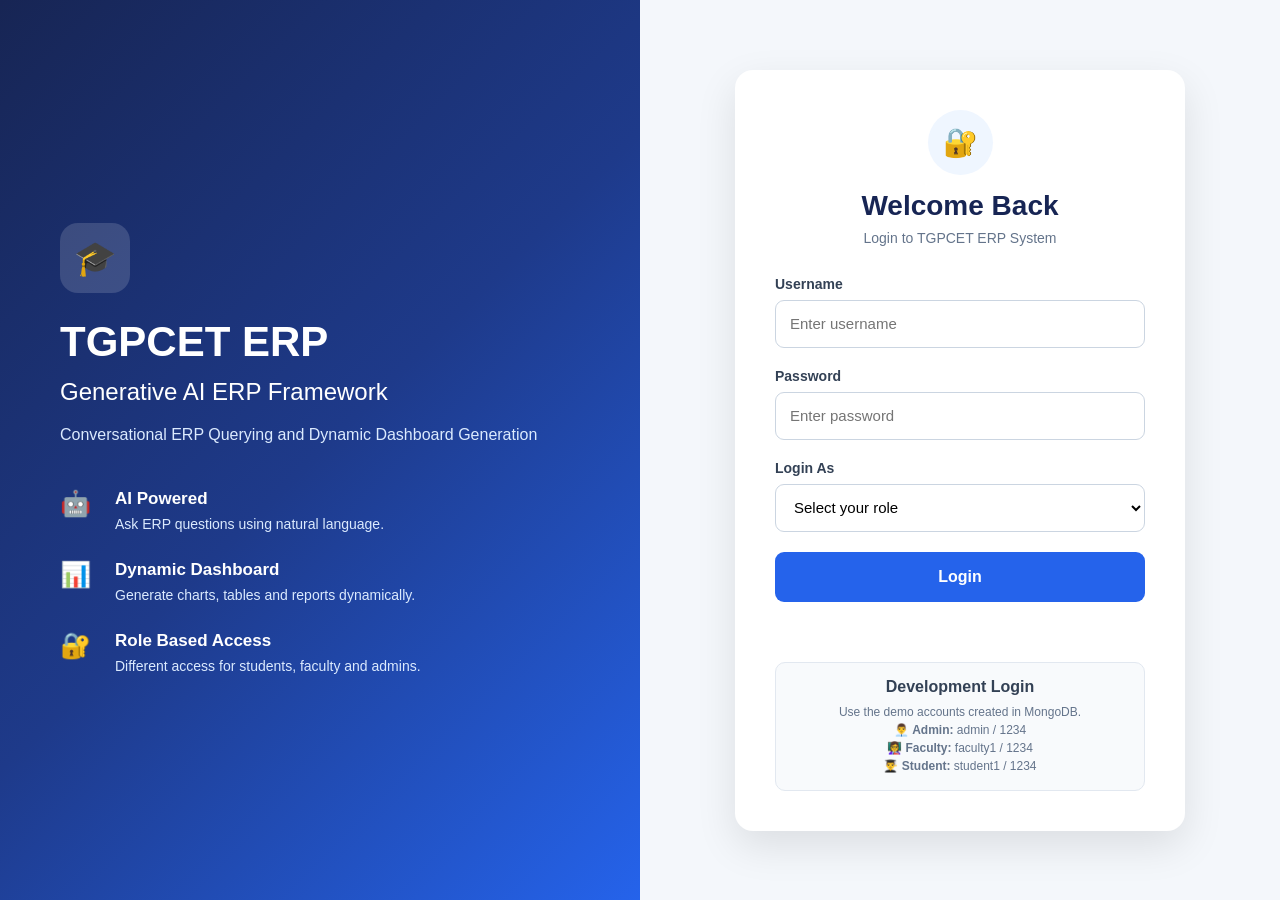
<file: index.html>
<!DOCTYPE html>
<html lang="en">

<head>
    <meta charset="UTF-8">

    <meta name="viewport" content="width=device-width, initial-scale=1.0">

    <title>TGPCET ERP - Login</title>

    <link rel="stylesheet" href="login.css">
</head>

<body>

    <div class="login-page">

        <!-- ========================================= -->
        <!-- LEFT INFORMATION SECTION -->
        <!-- ========================================= -->

        <div class="login-info">

            <div class="college-logo">
                🎓
            </div>

            <h1>TGPCET ERP</h1>

            <h2>Generative AI ERP Framework</h2>

            <p>
                Conversational ERP Querying and Dynamic Dashboard Generation
            </p>

            <div class="feature-list">

                <!-- Feature 1 -->
                <div class="feature">

                    <span>🤖</span>

                    <div>
                        <strong>AI Powered</strong>

                        <p>
                            Ask ERP questions using natural language.
                        </p>
                    </div>

                </div>


                <!-- Feature 2 -->
                <div class="feature">

                    <span>📊</span>

                    <div>
                        <strong>Dynamic Dashboard</strong>

                        <p>
                            Generate charts, tables and reports dynamically.
                        </p>
                    </div>

                </div>


                <!-- Feature 3 -->
                <div class="feature">

                    <span>🔐</span>

                    <div>
                        <strong>Role Based Access</strong>

                        <p>
                            Different access for students, faculty and admins.
                        </p>
                    </div>

                </div>

            </div>

        </div>


        <!-- ========================================= -->
        <!-- LOGIN SECTION -->
        <!-- ========================================= -->

        <div class="login-container">

            <div class="login-card">

                <!-- Login Header -->
                <div class="login-header">

                    <div class="login-icon">
                        🔐
                    </div>

                    <h2>Welcome Back</h2>

                    <p>
                        Login to TGPCET ERP System
                    </p>

                </div>


                <!-- ========================================= -->
                <!-- LOGIN FORM -->
                <!-- ========================================= -->

                <form id="loginForm">


                    <!-- Username -->
                    <div class="form-group">

                        <label for="username">
                            Username
                        </label>

                        <input
                            type="text"
                            id="username"
                            name="username"
                            placeholder="Enter username"
                            autocomplete="username"
                            required
                        >

                    </div>


                    <!-- Password -->
                    <div class="form-group">

                        <label for="password">
                            Password
                        </label>

                        <input
                            type="password"
                            id="password"
                            name="password"
                            placeholder="Enter password"
                            autocomplete="current-password"
                            required
                        >

                    </div>


                    <!-- Role -->
                    <div class="form-group">

                        <label for="role">
                            Login As
                        </label>

                        <select
                            id="role"
                            name="role"
                            required
                        >

                            <option value="">
                                Select your role
                            </option>

                            <option value="student">
                                Student
                            </option>

                            <option value="faculty">
                                Faculty
                            </option>

                            <option value="admin">
                                Administrator
                            </option>

                        </select>

                    </div>


                    <!-- ========================================= -->
                    <!-- LOGIN BUTTON -->
                    <!-- ========================================= -->

                    <button
                        type="submit"
                        id="loginButton"
                        class="login-button"
                    >
                        Login
                    </button>


                    <!-- ========================================= -->
                    <!-- LOGIN MESSAGE -->
                    <!-- ========================================= -->

                    <div
                        id="loginMessage"
                        class="login-message"
                    ></div>


                </form>


                <!-- ========================================= -->
                <!-- DEMO LOGIN INFORMATION -->
                <!-- ========================================= -->

                <div class="demo-info">

                    <h4>Development Login</h4>

                    <p>
                        Use the demo accounts created in MongoDB.
                    </p>

                    <div class="demo-accounts">

                        <p>
                            👨‍💼 <strong>Admin:</strong>
                            admin / 1234
                        </p>

                        <p>
                            👩‍🏫 <strong>Faculty:</strong>
                            faculty1 / 1234
                        </p>

                        <p>
                            👨‍🎓 <strong>Student:</strong>
                            student1 / 1234
                        </p>

                    </div>

                </div>


            </div>

        </div>

    </div>


    <!-- ========================================= -->
    <!-- LOGIN JAVASCRIPT -->
    <!-- ========================================= -->

    <script src="login.js"></script>

</body>

</html>
</file>
<file: login.css>
* {
    margin: 0;
    padding: 0;
    box-sizing: border-box;
}

body {
    font-family: Arial, Helvetica, sans-serif;
    min-height: 100vh;
    background: #f4f7fb;
}

.login-page {
    min-height: 100vh;
    display: flex;
}


/* =========================
   LEFT SECTION
========================= */

.login-info {
    width: 50%;
    min-height: 100vh;
    padding: 60px;
    display: flex;
    flex-direction: column;
    justify-content: center;
    background: linear-gradient(
        135deg,
        #172554,
        #1e3a8a,
        #2563eb
    );
    color: white;
}

.college-logo {
    width: 70px;
    height: 70px;
    display: flex;
    align-items: center;
    justify-content: center;

    background: rgba(255, 255, 255, 0.15);
    border-radius: 18px;

    font-size: 34px;
    margin-bottom: 25px;
}

.login-info h1 {
    font-size: 42px;
    margin-bottom: 12px;
}

.login-info h2 {
    font-size: 24px;
    font-weight: 500;
    margin-bottom: 15px;
}

.login-info > p {
    max-width: 520px;
    line-height: 1.7;
    color: #dbeafe;
    font-size: 16px;
}


/* =========================
   FEATURES
========================= */

.feature-list {
    margin-top: 40px;
    display: flex;
    flex-direction: column;
    gap: 25px;
}

.feature {
    display: flex;
    align-items: flex-start;
    gap: 15px;
}

.feature > span {
    font-size: 25px;
    width: 40px;
}

.feature strong {
    font-size: 17px;
}

.feature p {
    margin-top: 5px;
    color: #dbeafe;
    line-height: 1.5;
    font-size: 14px;
}


/* =========================
   LOGIN SECTION
========================= */

.login-container {
    width: 50%;
    min-height: 100vh;

    display: flex;
    align-items: center;
    justify-content: center;

    padding: 40px;
}

.login-card {
    width: 100%;
    max-width: 450px;

    background: white;

    padding: 40px;

    border-radius: 18px;

    box-shadow:
        0 15px 40px rgba(0, 0, 0, 0.10);
}


/* =========================
   HEADER
========================= */

.login-header {
    text-align: center;
    margin-bottom: 30px;
}

.login-icon {
    width: 65px;
    height: 65px;

    margin: 0 auto 15px;

    display: flex;
    align-items: center;
    justify-content: center;

    background: #eff6ff;

    border-radius: 50%;

    font-size: 28px;
}

.login-header h2 {
    font-size: 28px;
    color: #172554;
    margin-bottom: 8px;
}

.login-header p {
    color: #64748b;
    font-size: 14px;
}


/* =========================
   FORM
========================= */

.form-group {
    margin-bottom: 20px;
}

.form-group label {
    display: block;

    margin-bottom: 8px;

    color: #334155;

    font-size: 14px;

    font-weight: 600;
}

.form-group input,
.form-group select {
    width: 100%;

    height: 48px;

    padding: 0 14px;

    border: 1px solid #cbd5e1;

    border-radius: 9px;

    font-size: 15px;

    outline: none;

    background: white;

    transition: 0.2s;
}

.form-group input:focus,
.form-group select:focus {
    border-color: #2563eb;

    box-shadow:
        0 0 0 3px rgba(37, 99, 235, 0.10);
}


/* =========================
   LOGIN BUTTON
========================= */

.login-button {
    width: 100%;

    height: 50px;

    border: none;

    border-radius: 9px;

    background: #2563eb;

    color: white;

    font-size: 16px;

    font-weight: 600;

    cursor: pointer;

    transition: 0.2s;
}

.login-button:hover {
    background: #1d4ed8;
}

.login-button:disabled {
    opacity: 0.7;
    cursor: not-allowed;
}


/* =========================
   MESSAGE
========================= */

.login-message {
    min-height: 20px;

    margin-top: 15px;

    text-align: center;

    font-size: 14px;
}

.login-message.error {
    color: #dc2626;
}

.login-message.success {
    color: #16a34a;
}


/* =========================
   DEMO INFO
========================= */

.demo-info {
    margin-top: 25px;

    padding: 15px;

    border-radius: 10px;

    background: #f8fafc;

    border: 1px solid #e2e8f0;

    text-align: center;
}

.demo-info h4 {
    color: #334155;
    margin-bottom: 7px;
}

.demo-info p {
    color: #64748b;

    font-size: 12px;

    line-height: 1.5;
}

.demo-roles {
    display: flex;

    justify-content: center;

    flex-wrap: wrap;

    gap: 8px;

    margin-top: 12px;
}

.demo-roles span {
    padding: 6px 9px;

    border-radius: 20px;

    background: #e0e7ff;

    color: #3730a3;

    font-size: 11px;
}


/* =========================
   RESPONSIVE
========================= */

@media (max-width: 900px) {

    .login-page {
        flex-direction: column;
    }

    .login-info {
        width: 100%;
        min-height: auto;

        padding: 40px 30px;
    }

    .login-info h1 {
        font-size: 32px;
    }

    .login-info h2 {
        font-size: 20px;
    }

    .feature-list {
        margin-top: 25px;
    }

    .login-container {
        width: 100%;
        min-height: auto;

        padding: 30px 20px;
    }
}


@media (max-width: 500px) {

    .login-card {
        padding: 25px 20px;
    }

    .login-info {
        padding: 30px 20px;
    }

    .login-info h1 {
        font-size: 28px;
    }
}
</file>
<file: faculty-dashboard.css>
* {
    margin: 0;
    padding: 0;
    box-sizing: border-box;
}

body {
    font-family: Arial, Helvetica, sans-serif;
    background: #f4f7fb;
    color: #1e293b;
}


/* ========================================
   SIDEBAR
======================================== */

.sidebar {
    position: fixed;
    left: 0;
    top: 0;

    width: 250px;
    height: 100vh;

    background: #172554;
    color: white;

    display: flex;
    flex-direction: column;

    z-index: 100;
}

.logo-section {
    padding: 25px 20px;

    display: flex;
    align-items: center;

    gap: 12px;

    border-bottom: 1px solid rgba(255,255,255,0.1);
}

.logo-icon {
    width: 45px;
    height: 45px;

    display: flex;
    align-items: center;
    justify-content: center;

    background: rgba(255,255,255,0.12);

    border-radius: 10px;

    font-size: 23px;
}

.logo-section h2 {
    font-size: 18px;
}

.logo-section p {
    margin-top: 4px;

    color: #bfdbfe;

    font-size: 12px;
}


/* ========================================
   NAVIGATION
======================================== */

.sidebar-nav {
    padding: 25px 12px;

    display: flex;
    flex-direction: column;

    gap: 8px;
}

.nav-item {
    width: 100%;

    border: none;

    background: transparent;

    color: #cbd5e1;

    padding: 13px 15px;

    border-radius: 8px;

    display: flex;
    align-items: center;

    gap: 12px;

    font-size: 14px;

    text-align: left;

    cursor: pointer;

    transition: 0.2s;
}

.nav-item:hover,
.nav-item.active {
    background: rgba(255,255,255,0.12);
    color: white;
}


/* ========================================
   LOGOUT
======================================== */

.sidebar-bottom {
    margin-top: auto;
    padding: 20px;
}

.logout-button {
    width: 100%;

    border: none;

    padding: 12px;

    border-radius: 8px;

    background: #dc2626;

    color: white;

    cursor: pointer;

    font-size: 14px;
}

.logout-button:hover {
    background: #b91c1c;
}


/* ========================================
   MAIN
======================================== */

.main-content {
    margin-left: 250px;

    min-height: 100vh;

    padding: 30px;
}


/* ========================================
   HEADER
======================================== */

.top-header {
    display: flex;

    justify-content: space-between;

    align-items: center;

    margin-bottom: 30px;
}

.top-header h1 {
    color: #172554;

    font-size: 30px;

    margin-bottom: 6px;
}

.top-header p {
    color: #64748b;

    font-size: 14px;
}

.user-area {
    display: flex;

    align-items: center;

    gap: 10px;
}

.user-avatar {
    width: 45px;
    height: 45px;

    display: flex;
    align-items: center;
    justify-content: center;

    background: #dbeafe;

    border-radius: 50%;

    font-size: 22px;
}

.user-area strong {
    display: block;

    font-size: 14px;
}

.user-area span {
    display: block;

    margin-top: 3px;

    color: #64748b;

    font-size: 12px;
}


/* ========================================
   SECTION
======================================== */

.dashboard-section {
    background: white;

    padding: 25px;

    border-radius: 14px;

    box-shadow: 0 4px 15px rgba(0,0,0,0.05);

    margin-bottom: 25px;
}

.section-heading {
    display: flex;

    justify-content: space-between;

    align-items: center;

    margin-bottom: 22px;
}

.section-heading h2 {
    color: #172554;

    font-size: 21px;

    margin-bottom: 5px;
}

.section-heading p {
    color: #64748b;

    font-size: 13px;
}


/* ========================================
   REFRESH
======================================== */

.refresh-button {
    border: 1px solid #cbd5e1;

    background: white;

    color: #334155;

    padding: 9px 15px;

    border-radius: 8px;

    cursor: pointer;

    font-size: 13px;
}

.refresh-button:hover {
    background: #f8fafc;
}


/* ========================================
   STAT CARDS
======================================== */

.stats-grid {
    display: grid;

    grid-template-columns:
        repeat(4, 1fr);

    gap: 18px;
}

.stat-card {
    padding: 20px;

    border: 1px solid #e2e8f0;

    border-radius: 12px;

    display: flex;

    align-items: center;

    gap: 15px;
}

.stat-icon {
    width: 48px;
    height: 48px;

    display: flex;

    align-items: center;
    justify-content: center;

    background: #eff6ff;

    border-radius: 10px;

    font-size: 22px;
}

.stat-card span {
    display: block;

    color: #64748b;

    font-size: 12px;

    margin-bottom: 5px;
}

.stat-card strong {
    color: #172554;

    font-size: 22px;
}


/* ========================================
   SECONDARY STATS
======================================== */

.secondary-stats {
    display: grid;

    grid-template-columns:
        repeat(4, 1fr);

    gap: 15px;

    margin-top: 18px;
}

.mini-card {
    background: #f8fafc;

    padding: 17px;

    border-radius: 10px;

    text-align: center;
}

.mini-card span {
    display: block;

    color: #64748b;

    font-size: 12px;

    margin-bottom: 7px;
}

.mini-card strong {
    color: #172554;

    font-size: 20px;
}


/* ========================================
   FILTERS
======================================== */

.filter-box {
    display: grid;

    grid-template-columns:
        2fr 1fr 1fr 1fr;

    gap: 15px;

    padding: 18px;

    background: #f8fafc;

    border-radius: 10px;

    margin-bottom: 20px;
}

.filter-group label {
    display: block;

    color: #475569;

    font-size: 12px;

    font-weight: 600;

    margin-bottom: 7px;
}

.filter-group input,
.filter-group select {
    width: 100%;

    height: 42px;

    padding: 0 12px;

    border: 1px solid #cbd5e1;

    border-radius: 7px;

    background: white;

    outline: none;

    font-size: 13px;
}

.filter-group input:focus,
.filter-group select:focus {
    border-color: #2563eb;
}


/* ========================================
   TABLE
======================================== */

.table-container {
    border: 1px solid #e2e8f0;

    border-radius: 10px;

    overflow: hidden;
}

.table-header {
    padding: 15px 18px;

    display: flex;

    justify-content: space-between;

    align-items: center;

    border-bottom: 1px solid #e2e8f0;
}

.table-header strong {
    color: #172554;

    font-size: 14px;
}

.table-header span {
    color: #64748b;

    font-size: 12px;

    margin-left: 8px;
}

.export-button {
    border: none;

    background: #15803d;

    color: white;

    padding: 9px 14px;

    border-radius: 7px;

    cursor: pointer;

    font-size: 12px;
}

.export-button:hover {
    background: #166534;
}

.table-wrapper {
    width: 100%;

    overflow-x: auto;
}

table {
    width: 100%;

    border-collapse: collapse;

    min-width: 950px;
}

thead {
    background: #f8fafc;
}

th {
    padding: 13px 12px;

    text-align: left;

    color: #475569;

    font-size: 11px;

    font-weight: 700;

    border-bottom: 1px solid #e2e8f0;
}

td {
    padding: 13px 12px;

    color: #334155;

    font-size: 12px;

    border-bottom: 1px solid #f1f5f9;
}

tbody tr:hover {
    background: #f8fafc;
}

.loading-cell,
.empty-cell {
    text-align: center;

    padding: 35px;

    color: #64748b;
}


/* ========================================
   STATUS
======================================== */

.status {
    display: inline-block;

    padding: 5px 8px;

    border-radius: 15px;

    font-size: 10px;

    font-weight: 600;
}

.status.eligible,
.status.pass {
    background: #dcfce7;

    color: #15803d;
}

.status.not-eligible,
.status.fail {
    background: #fee2e2;

    color: #dc2626;
}


/* ========================================
   ATTENDANCE
======================================== */

.attendance-overview {
    display: grid;

    grid-template-columns:
        repeat(3, 1fr);

    gap: 18px;
}

.attendance-stat {
    padding: 25px;

    background: #f8fafc;

    border-radius: 10px;

    text-align: center;
}

.attendance-stat span {
    display: block;

    color: #64748b;

    font-size: 13px;

    margin-bottom: 10px;
}

.attendance-stat strong {
    color: #172554;

    font-size: 28px;
}

.attendance-message {
    display: flex;

    align-items: center;

    gap: 10px;

    margin-top: 18px;

    padding: 15px;

    background: #eff6ff;

    border-radius: 8px;
}

.attendance-message p {
    color: #475569;

    font-size: 12px;

    line-height: 1.5;
}


/* ========================================
   PERFORMANCE
======================================== */

.performance-grid {
    display: grid;

    grid-template-columns:
        repeat(4, 1fr);

    gap: 18px;
}

.performance-card {
    padding: 22px;

    background: #f8fafc;

    border-radius: 10px;

    text-align: center;
}

.performance-card span {
    display: block;

    color: #64748b;

    font-size: 12px;

    margin-bottom: 9px;
}

.performance-card strong {
    color: #172554;

    font-size: 25px;
}


/* ========================================
   ELIGIBILITY
======================================== */

.eligibility-overview {
    display: grid;

    grid-template-columns:
        repeat(2, 1fr);

    gap: 20px;
}

.eligibility-box {
    display: flex;

    align-items: center;

    gap: 15px;

    padding: 25px;

    border-radius: 10px;
}

.eligibility-box.eligible {
    background: #f0fdf4;
}

.eligibility-box.not-eligible {
    background: #fef2f2;
}

.eligibility-icon {
    width: 50px;
    height: 50px;

    border-radius: 50%;

    display: flex;

    align-items: center;
    justify-content: center;

    font-size: 22px;
}

.eligible .eligibility-icon {
    background: #dcfce7;

    color: #15803d;
}

.not-eligible .eligibility-icon {
    background: #fee2e2;

    color: #dc2626;
}

.eligibility-box span {
    display: block;

    color: #64748b;

    font-size: 12px;

    margin-bottom: 5px;
}

.eligibility-box strong {
    color: #172554;

    font-size: 25px;
}


/* ========================================
   MESSAGE
======================================== */

.dashboard-message {
    position: fixed;

    right: 25px;

    bottom: 25px;

    padding: 13px 18px;

    background: #172554;

    color: white;

    border-radius: 8px;

    font-size: 13px;

    display: none;

    z-index: 200;
}

.dashboard-message.show {
    display: block;
}


/* ========================================
   RESPONSIVE
======================================== */

@media (max-width: 1100px) {

    .stats-grid,
    .performance-grid {
        grid-template-columns:
            repeat(2, 1fr);
    }

    .secondary-stats {
        grid-template-columns:
            repeat(2, 1fr);
    }

    .filter-box {
        grid-template-columns:
            repeat(2, 1fr);
    }

}


@media (max-width: 800px) {

    .sidebar {
        position: relative;

        width: 100%;

        height: auto;
    }

    .sidebar-nav {
        flex-direction: row;

        overflow-x: auto;
    }

    .sidebar-bottom {
        margin-top: 0;
    }

    .main-content {
        margin-left: 0;

        padding: 20px;
    }

    .top-header {
        flex-direction: column;

        align-items: flex-start;

        gap: 15px;
    }

}


@media (max-width: 600px) {

    .stats-grid,
    .secondary-stats,
    .performance-grid,
    .attendance-overview,
    .eligibility-overview,
    .filter-box {
        grid-template-columns: 1fr;
    }

    .section-heading {
        flex-direction: column;

        align-items: flex-start;

        gap: 12px;
    }

}

/* ============================================================
   APPLIED AI FILTERS
============================================================ */

.applied-filters {
    margin-top: 16px;
    padding-top: 14px;
    border-top: 1px solid #e5e7eb;
}

.applied-filters-title {
    font-size: 13px;
    font-weight: 600;
    color: #64748b;
    margin-bottom: 9px;
}

.filter-badges {
    display: flex;
    flex-wrap: wrap;
    gap: 8px;
}

.filter-badge {
    display: inline-flex;
    align-items: center;
    padding: 7px 12px;
    border-radius: 20px;
    background: #eef4ff;
    border: 1px solid #d9e5ff;
    color: #315a9b;
    font-size: 12px;
    font-weight: 500;
}


/* ============================================================
   DYNAMIC QUERY IMPROVEMENTS
============================================================ */

.dynamic-query-summary {
    padding: 18px;
    border-radius: 10px;
    background: #f8fafc;
    border: 1px solid #e5e7eb;
}


.dynamic-stat-box {
    transition:
        transform 0.2s ease,
        box-shadow 0.2s ease;
}


.dynamic-stat-box:hover {
    transform: translateY(-2px);
    box-shadow:
        0 4px 12px rgba(
            0,
            0,
            0,
            0.06
        );
}
</file>
<file: student-dashboard.css>
/* ============================================================
   TGPCET ERP - STUDENT DASHBOARD
   ============================================================ */

* {
    box-sizing: border-box;
    margin: 0;
    padding: 0;
}


body {
    font-family:
        Arial,
        Helvetica,
        sans-serif;

    background:
        #f4f7fb;

    color:
        #172554;

    min-height:
        100vh;
}


/* ============================================================
   HEADER
   ============================================================ */

.top-header {

    background:
        #ffffff;

    border-top:
        5px solid #172554;

    border-bottom:
        1px solid #e2e8f0;

    padding:
        28px 5%;

    box-shadow:
        0 2px 8px rgba(0, 0, 0, 0.05);

}


.header-content {

    max-width:
        1200px;

    margin:
        auto;

    display:
        flex;

    align-items:
        center;

    justify-content:
        space-between;

    gap:
        30px;

}


.header-title h1 {

    font-size:
        32px;

    font-weight:
        700;

    color:
        #172554;

    margin-bottom:
        6px;

}


.header-title p {

    font-size:
        16px;

    color:
        #64748b;

}


/* ============================================================
   USER
   ============================================================ */

.user-info {

    display:
        flex;

    align-items:
        center;

    gap:
        12px;

}


.user-icon {

    width:
        50px;

    height:
        50px;

    border-radius:
        50%;

    background:
        #e7efff;

    display:
        flex;

    align-items:
        center;

    justify-content:
        center;

    font-size:
        25px;

}


.user-text {

    display:
        flex;

    flex-direction:
        column;

    gap:
        4px;

}


.user-text strong {

    color:
        #172554;

    font-size:
        15px;

}


.user-text span {

    color:
        #64748b;

    font-size:
        14px;

}


/* ============================================================
   MAIN
   ============================================================ */

.student-container {

    width:
        92%;

    max-width:
        1200px;

    margin:
        30px auto 60px;

}


/* ============================================================
   SEARCH CARD
   ============================================================ */

.search-card {

    background:
        #ffffff;

    border-radius:
        16px;

    padding:
        30px;

    box-shadow:
        0 5px 20px rgba(15, 23, 42, 0.08);

    margin-bottom:
        25px;

}


.section-heading h2 {

    color:
        #172554;

    font-size:
        23px;

    margin-bottom:
        7px;

}


.section-heading p {

    color:
        #64748b;

    font-size:
        14px;

    margin-bottom:
        20px;

}


.rrn-form {

    display:
        flex;

    gap:
        12px;

}


.rrn-form input {

    flex:
        1;

    height:
        50px;

    border:
        1px solid #cbd5e1;

    border-radius:
        10px;

    padding:
        0 16px;

    font-size:
        15px;

    color:
        #172554;

    background:
        #f8fafc;

    outline:
        none;

}


.rrn-form input:focus {

    border-color:
        #2563eb;

    box-shadow:
        0 0 0 3px rgba(37, 99, 235, 0.12);

}


.rrn-form button {

    height:
        50px;

    border:
        none;

    border-radius:
        10px;

    padding:
        0 24px;

    background:
        #2563eb;

    color:
        #ffffff;

    font-size:
        15px;

    font-weight:
        600;

    cursor:
        pointer;

    transition:
        0.2s;

}


.rrn-form button:hover {

    background:
        #1d4ed8;

}


.rrn-form button:disabled {

    opacity:
        0.7;

    cursor:
        not-allowed;

}


/* ============================================================
   WELCOME CARD
   ============================================================ */

.welcome-card {

    background:
        #ffffff;

    border-radius:
        16px;

    padding:
        80px 30px;

    text-align:
        center;

    box-shadow:
        0 5px 20px rgba(15, 23, 42, 0.08);

    margin-bottom:
        25px;

}


.welcome-icon {

    font-size:
        58px;

    margin-bottom:
        18px;

}


.welcome-card h2 {

    color:
        #172554;

    font-size:
        26px;

    margin-bottom:
        10px;

}


.welcome-card p {

    color:
        #64748b;

    font-size:
        15px;

    line-height:
        1.6;

    max-width:
        650px;

    margin:
        auto;

}


/* ============================================================
   STUDENT DETAILS
   ============================================================ */

.student-details {

    display:
        none;

}


.details-card {

    background:
        #ffffff;

    border-radius:
        16px;

    padding:
        28px;

    box-shadow:
        0 5px 20px rgba(15, 23, 42, 0.08);

    margin-bottom:
        25px;

}


.card-header {

    margin-bottom:
        22px;

}


.card-header h2 {

    color:
        #172554;

    font-size:
        21px;

    margin-bottom:
        5px;

}


.card-header p {

    color:
        #64748b;

    font-size:
        14px;

}


/* ============================================================
   DETAILS GRID
   ============================================================ */

.details-grid {

    display:
        grid;

    grid-template-columns:
        repeat(2, 1fr);

    gap:
        16px;

}


.detail-item {

    background:
        #f8fafc;

    border:
        1px solid #e2e8f0;

    border-radius:
        12px;

    padding:
        18px;

}


.detail-item span {

    display:
        block;

    color:
        #64748b;

    font-size:
        13px;

    margin-bottom:
        7px;

}


.detail-item strong {

    color:
        #172554;

    font-size:
        16px;

}


/* ============================================================
   STATISTICS
   ============================================================ */

.stats-grid {

    display:
        grid;

    grid-template-columns:
        repeat(3, 1fr);

    gap:
        18px;

}


.stat-card {

    background:
        #f8fafc;

    border:
        1px solid #e2e8f0;

    border-radius:
        12px;

    padding:
        24px;

    text-align:
        center;

}


.stat-card span {

    display:
        block;

    color:
        #64748b;

    font-size:
        14px;

    margin-bottom:
        10px;

}


.stat-card strong {

    display:
        block;

    color:
        #172554;

    font-size:
        27px;

}


/* ============================================================
   STATUS
   ============================================================ */

.status {

    display:
        inline-flex;

    align-items:
        center;

    justify-content:
        center;

    margin-top:
        20px;

    padding:
        12px 20px;

    border-radius:
        999px;

    font-size:
        14px;

    font-weight:
        600;

}


.status.success {

    background:
        #dcfce7;

    color:
        #166534;

}


.status.warning {

    background:
        #fef3c7;

    color:
        #92400e;

}


.status.danger {

    background:
        #fee2e2;

    color:
        #991b1b;

}


.status.neutral {

    background:
        #f1f5f9;

    color:
        #475569;

}


/* ============================================================
   RESULT MESSAGE
   ============================================================ */

.result-message {

    margin-bottom:
        25px;

}


.error-message {

    background:
        #fee2e2;

    border:
        1px solid #fecaca;

    color:
        #991b1b;

    border-radius:
        12px;

    padding:
        16px;

    font-size:
        14px;

}


/* ============================================================
   LOGOUT
   ============================================================ */

.logout-area {

    text-align:
        center;

    margin-top:
        10px;

}


.logout-button {

    border:
        none;

    background:
        #dc2626;

    color:
        #ffffff;

    border-radius:
        10px;

    padding:
        13px 35px;

    font-size:
        15px;

    font-weight:
        600;

    cursor:
        pointer;

}


.logout-button:hover {

    background:
        #b91c1c;

}


/* ============================================================
   RESPONSIVE
   ============================================================ */

@media (
    max-width: 768px
) {

    .header-content {

        flex-direction:
            column;

        align-items:
            flex-start;

    }


    .user-info {

        align-self:
            flex-start;

    }


    .rrn-form {

        flex-direction:
            column;

    }


    .rrn-form button {

        width:
            100%;

    }


    .details-grid {

        grid-template-columns:
            1fr;

    }


    .stats-grid {

        grid-template-columns:
            1fr;

    }


    .student-container {

        width:
            94%;

    }


    .header-title h1 {

        font-size:
            27px;

    }

}


@media (
    max-width: 480px
) {

    .search-card,
    .details-card,
    .welcome-card {

        padding:
            20px;

    }


    .welcome-card {

        padding-top:
            50px;

        padding-bottom:
            50px;

    }

}
</file>
